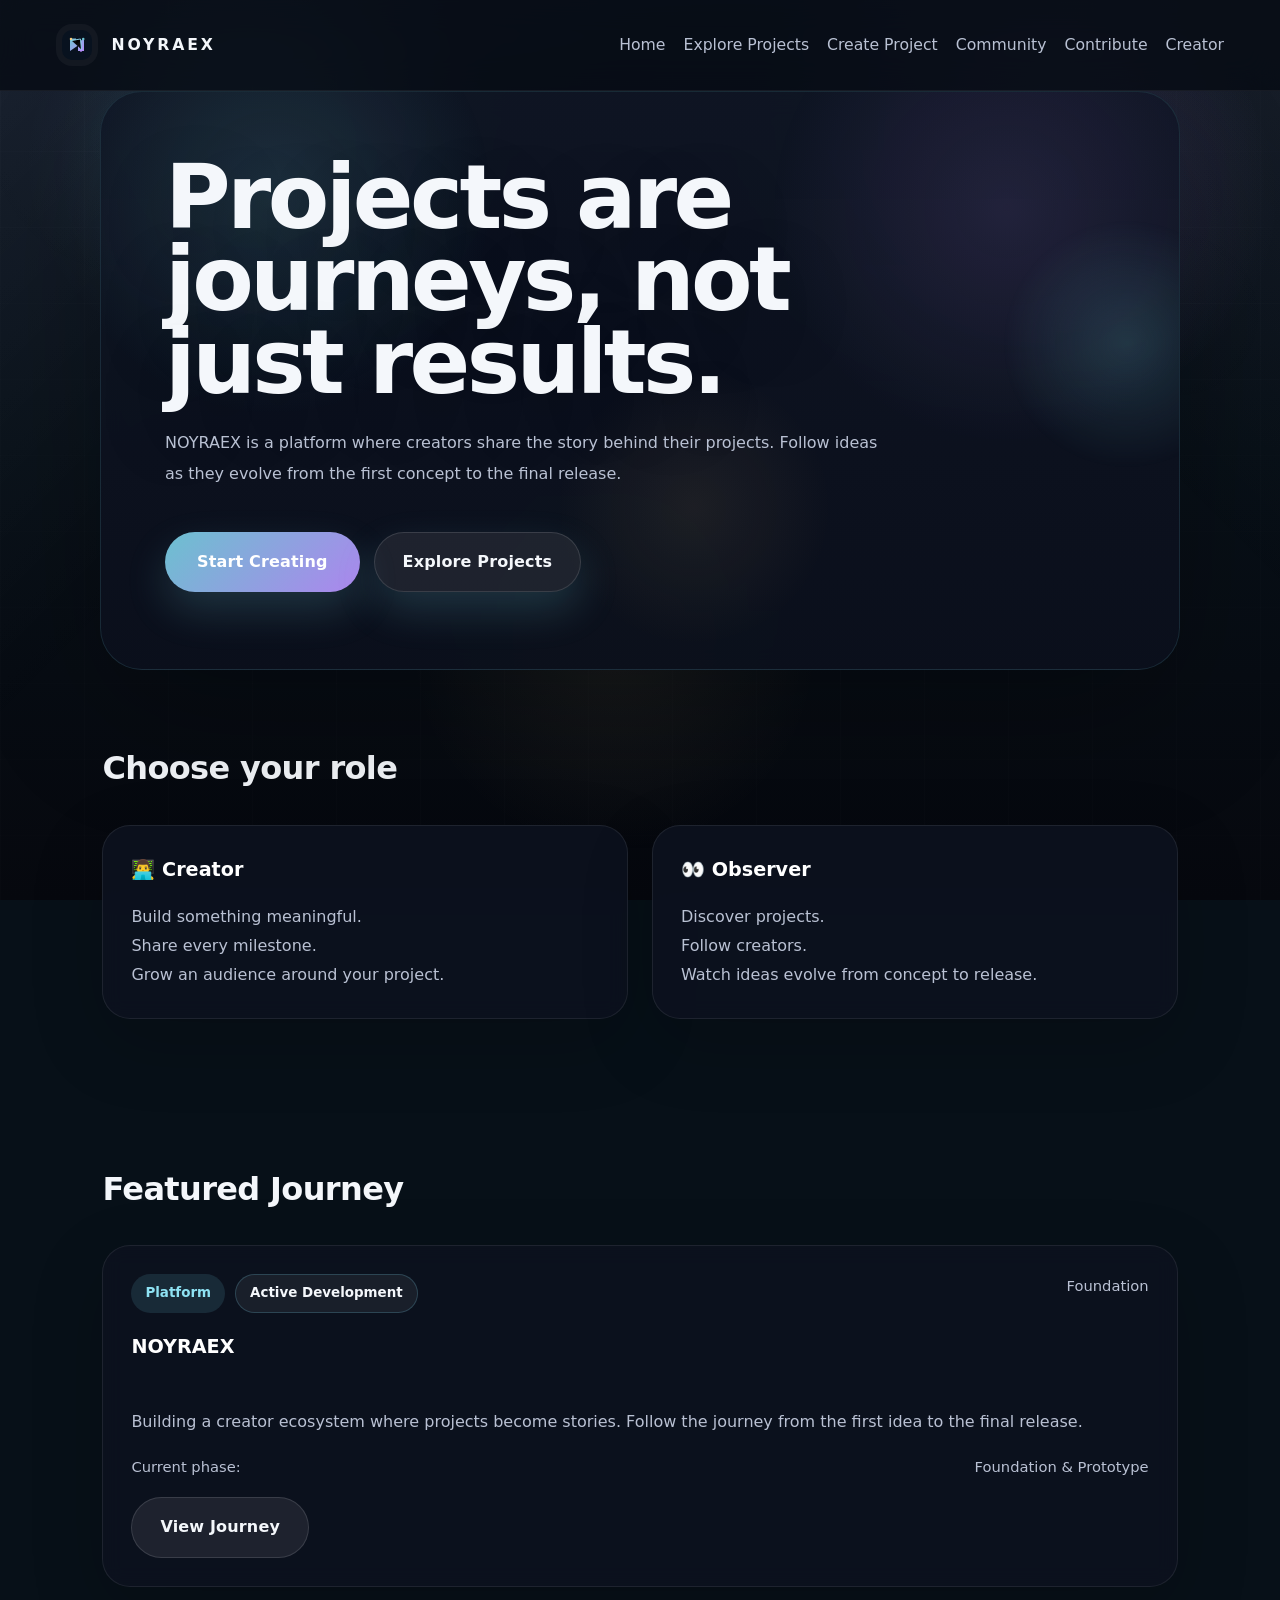
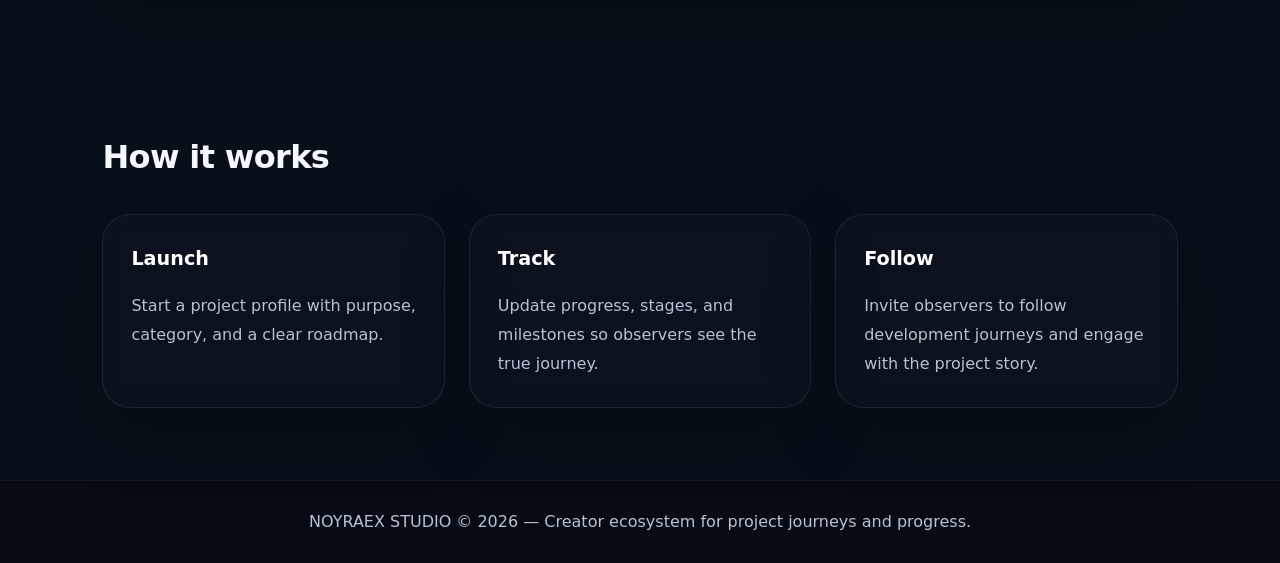
<file: index.html>
<!DOCTYPE html>
<html lang="en">

<head>
    <meta charset="UTF-8">
    <meta name="viewport" content="width=device-width, initial-scale=1.0">

    <title>NOYRAEX</title>
    <link rel="stylesheet" href="./style.css?v=0.1.1">
    <link rel="icon" href="./favicon.svg?v=0.1.1" type="image/svg+xml">
    <link rel="apple-touch-icon" href="./favicon.svg?v=0.1.1">
    
</head>

<body>

<header>
    <div class="logo">
        <img src="logo.svg?v=0.1.1" alt="NOYRAEX logo">
        <span>NOYRAEX</span>
    </div>

    <nav aria-label="Primary navigation">
        <a href="index.html">Home</a>
        <a href="projects.html">Explore Projects</a>
        <a href="create-project.html">Create Project</a>
        <a href="community.html">Community</a>
        <a href="contribute.html">Contribute</a>
        <a href="creator.html">Creator</a>
    </nav>
</header>

<main>

<section class="hero">

    <h1>Projects are journeys, not just results.</h1>

    <p>
        NOYRAEX is a platform where creators share the story behind their projects.
        Follow ideas as they evolve from the first concept to the final release.
    </p>

    <div class="buttons">
         <a class="button-link" href="create-project.html">
        Start Creating
    </a>

    <a class="button-link secondary" href="projects.html">
        Explore Projects
    </a>

    </div>

</section>

<section class="why-noyraex">

    <h2>Choose your role</h2>

    <div class="cards">

        <article class="card">

            <h3>👨‍💻 Creator</h3>

            <p>
                Build something meaningful.<br>
                Share every milestone.<br>
                Grow an audience around your project.
            </p>

        </article>

        <article class="card">

            <h3>👀 Observer</h3>

            <p>
                Discover projects.<br>
                Follow creators.<br>
                Watch ideas evolve from concept to release.
            </p>

        </article>

    </div>

</section>

<section class="projects">

    <h2>Featured Journey</h2>

    <div class="cards">

        <article class="card project-card">

            <div class="project-top">

                <div class="project-labels">
                    <span class="project-type">Platform</span>
                    <span class="project-status status-development">
                        Active Development
                    </span>
                </div>

                <span class="project-version">
                    Foundation
                </span>

            </div>


            <h3>NOYRAEX</h3>


            <p>
                Building a creator ecosystem where projects become stories.
                Follow the journey from the first idea to the final release.
            </p>


            <div class="project-progress-meta">
                <span>Current phase:</span>
                <span>Foundation & Prototype</span>
            </div>


            <div class="project-links">
                <a href="project-detail.html">
                    View Journey
                </a>
            </div>

        </article>

    </div>

</section>

<section class="how-it-works">
    <h2>How it works</h2>
    <div class="cards">
        <article class="card">
            <h3>Launch</h3>
            <p>Start a project profile with purpose, category, and a clear roadmap.</p>
        </article>
        <article class="card">
            <h3>Track</h3>
            <p>Update progress, stages, and milestones so observers see the true journey.</p>
        </article>
        <article class="card">
            <h3>Follow</h3>
            <p>Invite observers to follow development journeys and engage with the project story.</p>
        </article>
    </div>
</section>

</main>

<footer class="site-footer">
    <div class="footer-content">
        NOYRAEX STUDIO © 2026 — Creator ecosystem for project journeys and progress.
    </div>
</footer>

</body>
</html>
</file>
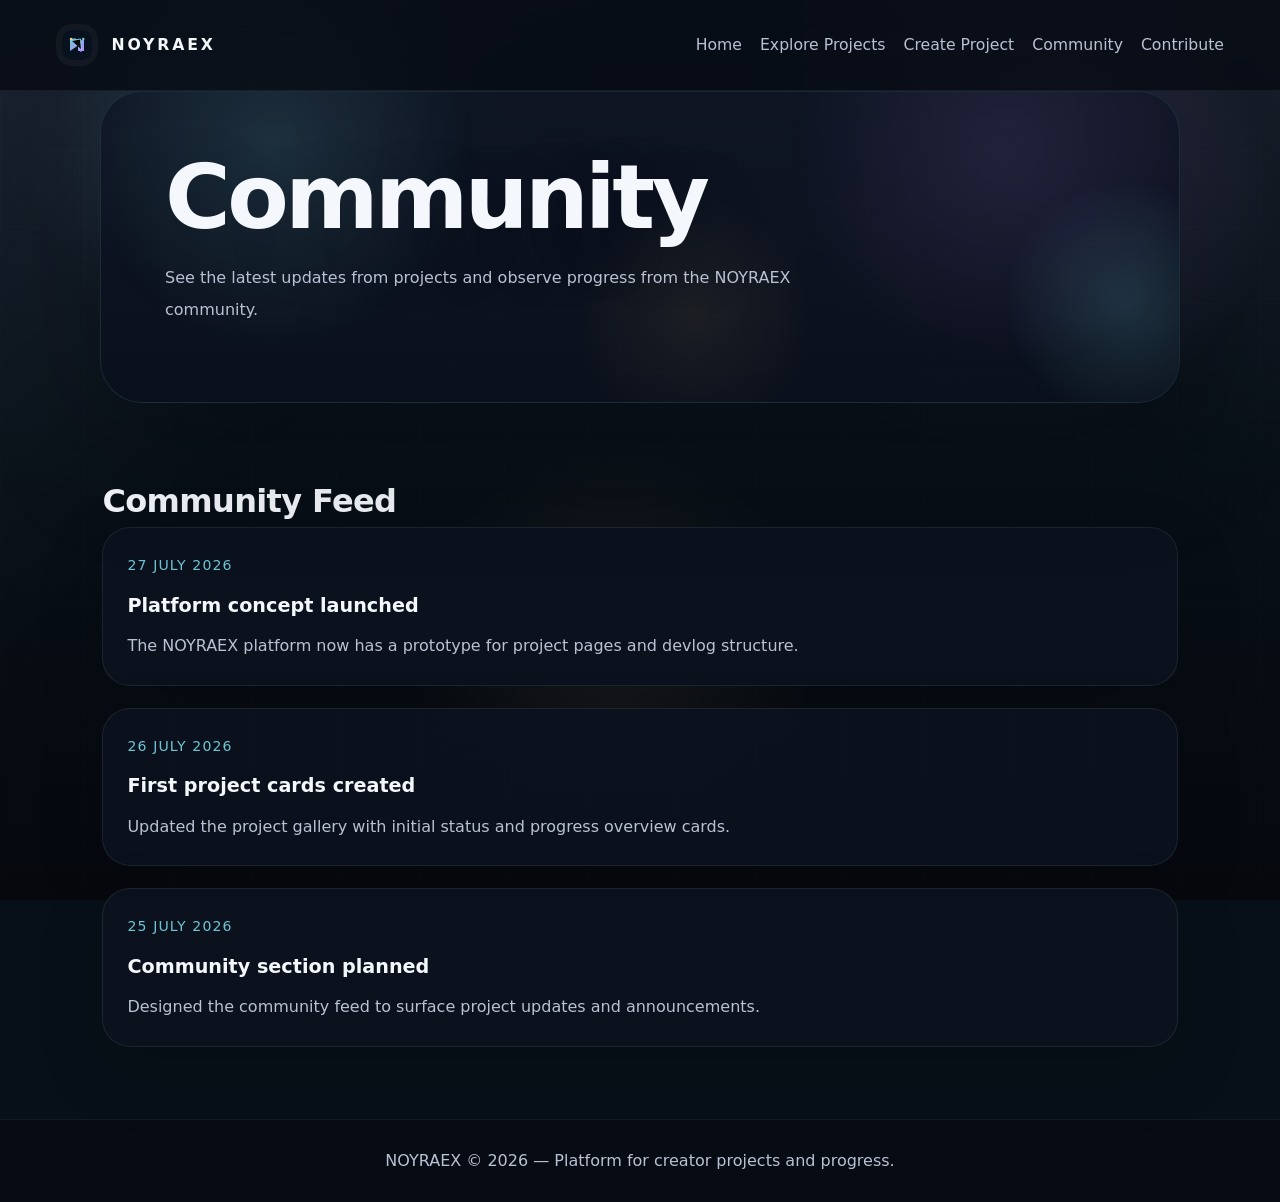
<file: community.html>
<!DOCTYPE html>
<html lang="en">

<head>
    <meta charset="UTF-8">
    <meta name="viewport" content="width=device-width, initial-scale=1.0">

    <title>Community — NOYRAEX</title>
    <link rel="stylesheet" href="./style.css">
    <link rel="icon" href="./favicon.svg" type="image/svg+xml">
    <link rel="apple-touch-icon" href="./favicon.svg">
</head>

<body>

<header>
    <div class="logo">
        <img src="logo.svg" alt="NOYRAEX logo">
        <span>NOYRAEX</span>
    </div>

    <nav aria-label="Primary navigation">
        <a href="index.html">Home</a>
        <a href="projects.html">Explore Projects</a>
        <a href="create-project.html">Create Project</a>
        <a href="community.html">Community</a>
        <a href="contribute.html">Contribute</a>
    </nav>
</header>

<main>

<section class="hero">

    <h1>Community</h1>

    <p>
        See the latest updates from projects and observe progress from the NOYRAEX community.
    </p>

</section>

<section class="devlog">
    <h2>Community Feed</h2>
    <div class="devlog-list">
        <article class="devlog-entry">
            <time datetime="2026-07-27">27 July 2026</time>
            <h3>Platform concept launched</h3>
            <p>The NOYRAEX platform now has a prototype for project pages and devlog structure.</p>
        </article>
        <article class="devlog-entry">
            <time datetime="2026-07-26">26 July 2026</time>
            <h3>First project cards created</h3>
            <p>Updated the project gallery with initial status and progress overview cards.</p>
        </article>
        <article class="devlog-entry">
            <time datetime="2026-07-25">25 July 2026</time>
            <h3>Community section planned</h3>
            <p>Designed the community feed to surface project updates and announcements.</p>
        </article>
    </div>
</section>

</main>

<footer class="site-footer">
    <div class="footer-content">
        NOYRAEX © 2026 — Platform for creator projects and progress.
    </div>
</footer>

</body>
</html>
</file>
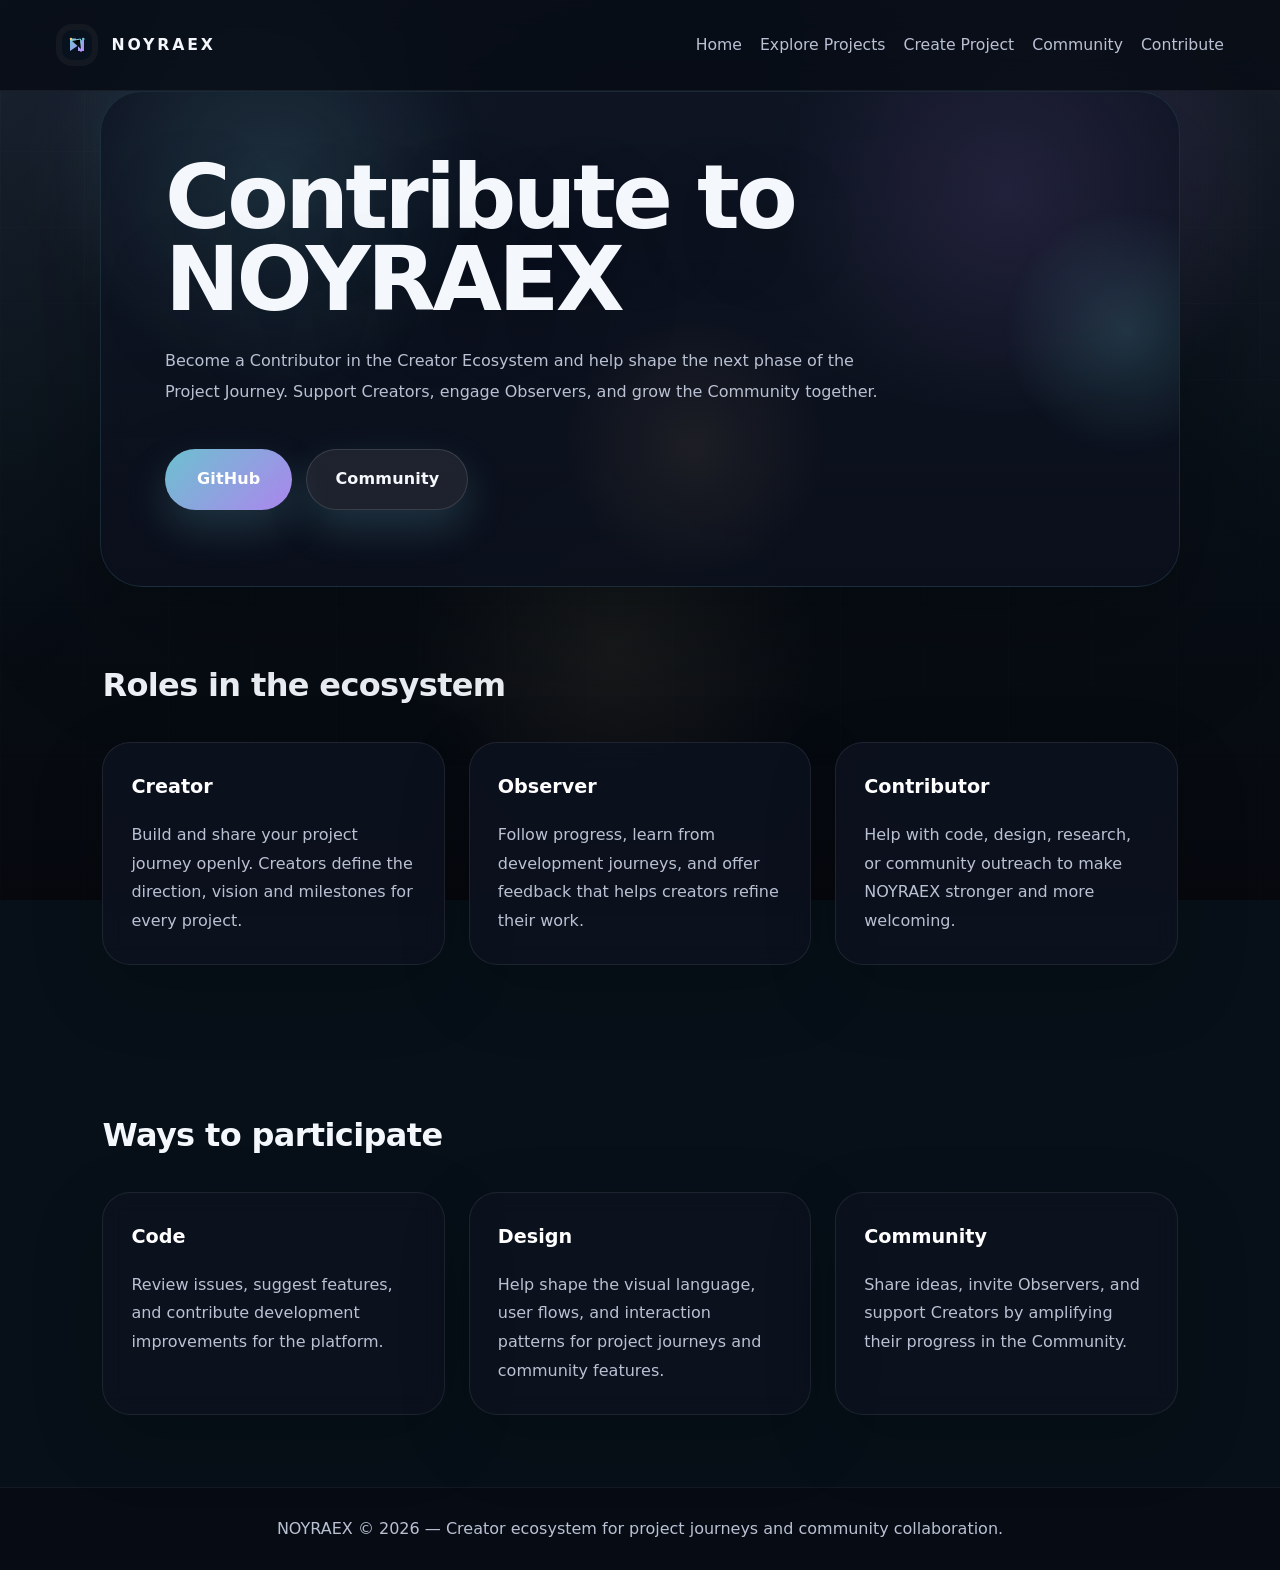
<file: contribute.html>
<!DOCTYPE html>
<html lang="en">

<head>
    <meta charset="UTF-8">
    <meta name="viewport" content="width=device-width, initial-scale=1.0">

    <title>Contribute — NOYRAEX</title>
    <link rel="stylesheet" href="./style.css">
    <link rel="icon" href="./favicon.svg" type="image/svg+xml">
    <link rel="apple-touch-icon" href="./favicon.svg">
</head>

<body>

<header>
    <div class="logo">
        <img src="logo.svg" alt="NOYRAEX logo">
        <span>NOYRAEX</span>
    </div>

    <nav aria-label="Primary navigation">
        <a href="index.html">Home</a>
        <a href="projects.html">Explore Projects</a>
        <a href="create-project.html">Create Project</a>
        <a href="community.html">Community</a>
        <a href="contribute.html">Contribute</a>
    </nav>
</header>

<main>

<section class="hero">
    <h1>Contribute to NOYRAEX</h1>
    <p>
        Become a Contributor in the Creator Ecosystem and help shape the next phase of the Project Journey.
        Support Creators, engage Observers, and grow the Community together.
    </p>
    <div class="buttons">
        <a class="button-link" href="https://github.com/noyraex" target="_blank" rel="noopener noreferrer">GitHub</a>
        <a class="button-link secondary" href="community.html">Community</a>
    </div>
</section>

<section class="why-noyraex">
    <h2>Roles in the ecosystem</h2>
    <div class="cards">
        <article class="card">
            <h3>Creator</h3>
            <p>
                Build and share your project journey openly. Creators define the direction, vision and milestones for
                every project.
            </p>
        </article>
        <article class="card">
            <h3>Observer</h3>
            <p>
                Follow progress, learn from development journeys, and offer feedback that helps creators refine their
                work.
            </p>
        </article>
        <article class="card">
            <h3>Contributor</h3>
            <p>
                Help with code, design, research, or community outreach to make NOYRAEX stronger and more welcoming.
            </p>
        </article>
    </div>
</section>

<section class="projects">
    <h2>Ways to participate</h2>
    <div class="cards">
        <article class="card">
            <h3>Code</h3>
            <p>
                Review issues, suggest features, and contribute development improvements for the platform.
            </p>
        </article>
        <article class="card">
            <h3>Design</h3>
            <p>
                Help shape the visual language, user flows, and interaction patterns for project journeys and
                community features.
            </p>
        </article>
        <article class="card">
            <h3>Community</h3>
            <p>
                Share ideas, invite Observers, and support Creators by amplifying their progress in the Community.
            </p>
        </article>
    </div>
</section>

</main>

<footer class="site-footer">
    <div class="footer-content">
        NOYRAEX © 2026 — Creator ecosystem for project journeys and community collaboration.
    </div>
</footer>

</body>
</html>
</file>
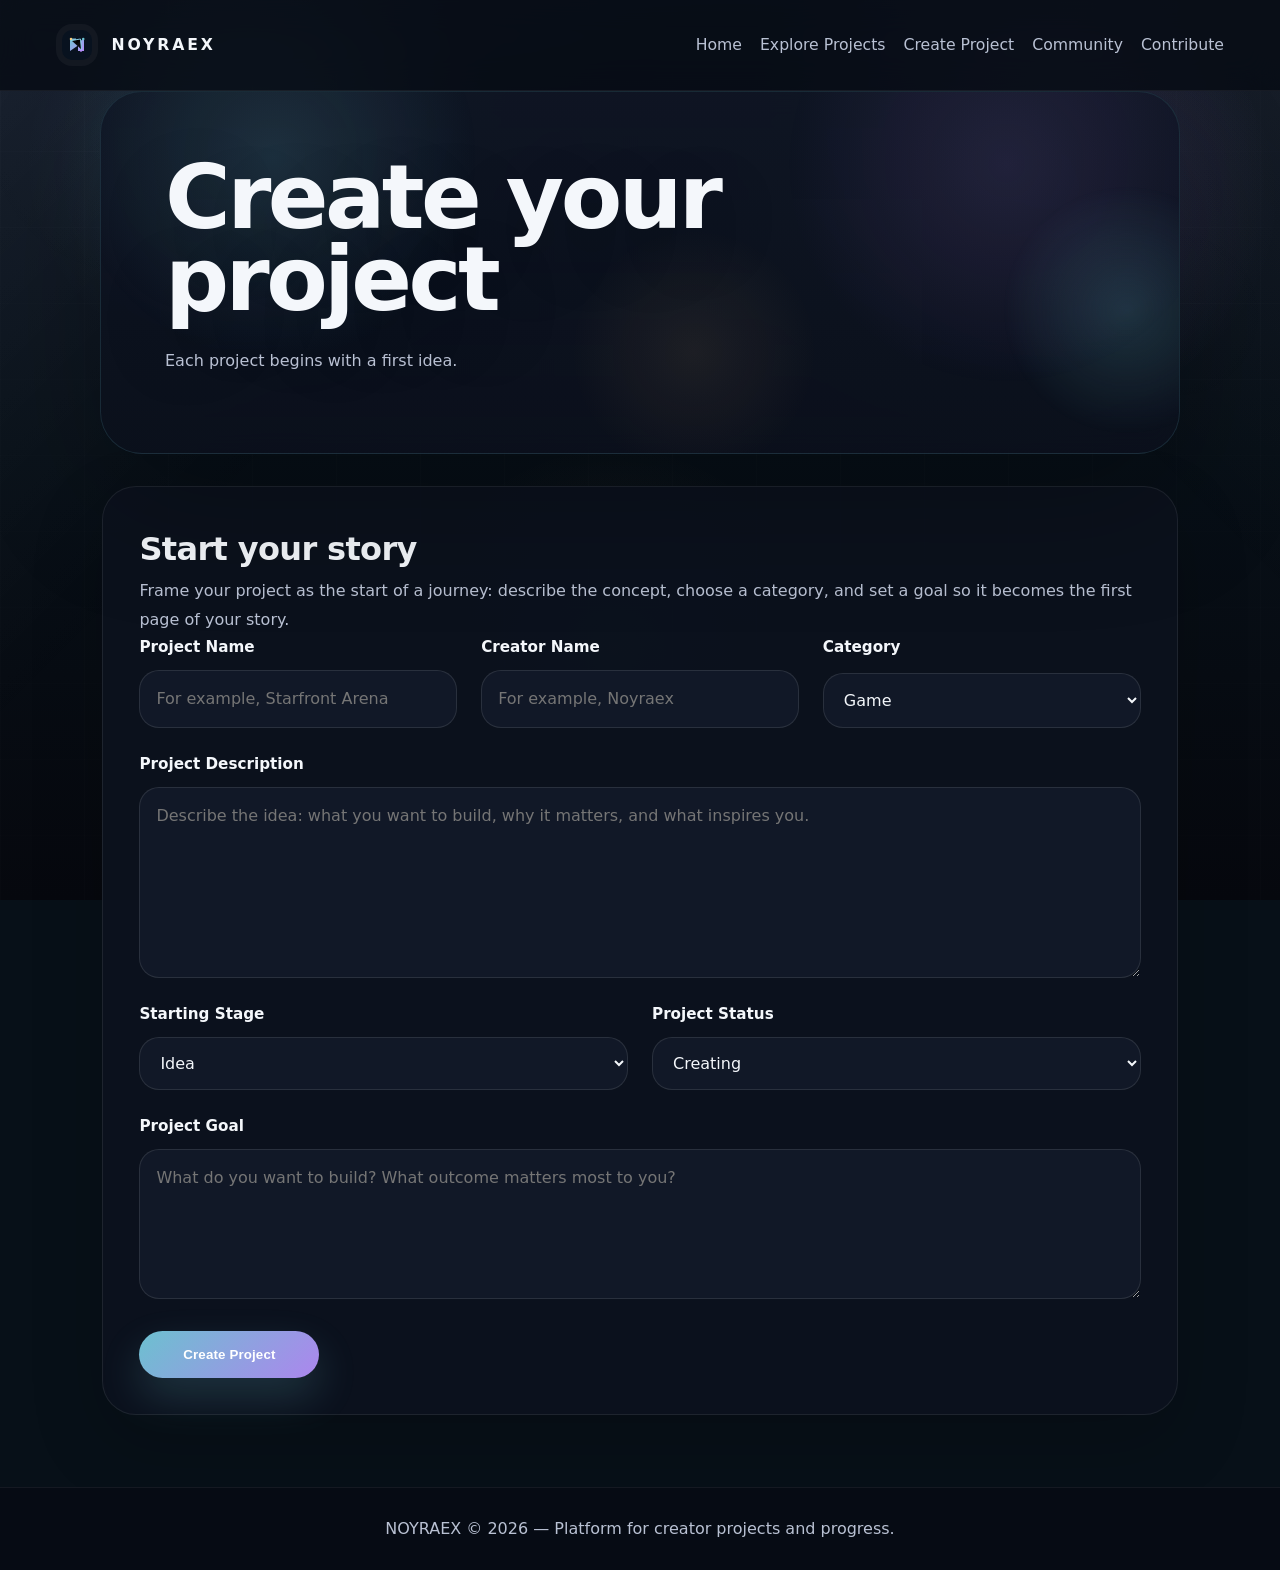
<file: create-project.html>
<!DOCTYPE html>
<html lang="en">

<head>
    <meta charset="UTF-8">
    <meta name="viewport" content="width=device-width, initial-scale=1.0">

    <title>Create Project — NOYRAEX</title>
    <link rel="stylesheet" href="./style.css">
    <link rel="icon" href="./favicon.svg" type="image/svg+xml">
    <link rel="apple-touch-icon" href="./favicon.svg">
</head>

<body>

<header>
    <div class="logo">
        <img src="logo.svg" alt="NOYRAEX logo">
        <span>NOYRAEX</span>
    </div>

    <nav aria-label="Primary navigation">
        <a href="index.html">Home</a>
        <a href="projects.html">Explore Projects</a>
        <a href="create-project.html">Create Project</a>
        <a href="community.html">Community</a>
        <a href="contribute.html">Contribute</a>
    </nav>
</header>

<main>

<section class="hero">
    <h1>Create your project</h1>
    <p>
        Each project begins with a first idea.
    </p>
</section>

<section class="project-about">
    <div class="project-about-card">
        <h2>Start your story</h2>
        <p>
            Frame your project as the start of a journey: describe the concept, choose a category, and set a goal so it becomes the first page of your story.
        </p>

        <form class="project-form">
            <div class="project-about-features">
                <div>
                    <label for="project-name"><strong>Project Name</strong></label>
                    <input id="project-name" name="project-name" type="text" placeholder="For example, Starfront Arena" />
                </div>
                <div>
                    <label for="project-creator"><strong>Creator Name</strong></label>
                    <input
                    id="project-creator"
                    name="project-creator"
                    type="text"
                    placeholder="For example, Noyraex"
                    />  
                </div>
                <div>
                    <label for="project-category"><strong>Category</strong></label>
                    <select id="project-category" name="project-category">
                        <option value="Game">Game</option>
                        <option value="App">App</option>
                        <option value="Website">Website</option>
                        <option value="Art">Art</option>
                        <option value="Music">Music</option>
                        <option value="3D">3D</option>
                        <option value="Article">Article</option>
                        <option value="Mod">Mod</option>
                        <option value="Other">Other</option>
                    </select>
                </div>
            </div>

            <div class="project-about-features" style="margin-top:24px;">
                <div style="grid-column: span 2;">
                    <label for="project-description"><strong>Project Description</strong></label>
                    <textarea id="project-description" name="project-description" rows="6" placeholder="Describe the idea: what you want to build, why it matters, and what inspires you."></textarea>
                </div>
            </div>

            <div class="project-about-features" style="margin-top:24px;">
                <div>
                    <label for="project-stage"><strong>Starting Stage</strong></label>
                    <select id="project-stage" name="project-stage">
                        <option value="idea">Idea</option>
                        <option value="prototype">Prototype</option>
                        <option value="development">Development</option>
                    </select>
                </div>
                <div>
                    <label for="project-status"><strong>Project Status</strong></label>
                    <select id="project-status" name="project-status">
                        <option value="creating">Creating</option>
                        <option value="paused">Paused</option>
                        <option value="released">Completed</option>
                        <option value="archived">Archived</option>
                    </select>
                </div>
            </div>
            <div class="project-about-features" style="margin-top:24px;">
                <div>
                    <label for="project-goal"><strong>Project Goal</strong></label>
                    <textarea id="project-goal" name="project-goal" rows="4" placeholder="What do you want to build? What outcome matters most to you?"></textarea>
                </div>
            </div>

            <div class="project-actions" style="margin-top:32px; gap:16px;">
                <button type="submit">Create Project</button>
            </div>
        </form>
    </div>
</section>

</main>

<footer class="site-footer">
    <div class="footer-content">
        NOYRAEX © 2026 — Platform for creator projects and progress.
    </div>
</footer>

<script src="./script.js"></script>
</body>
</html>
</file>
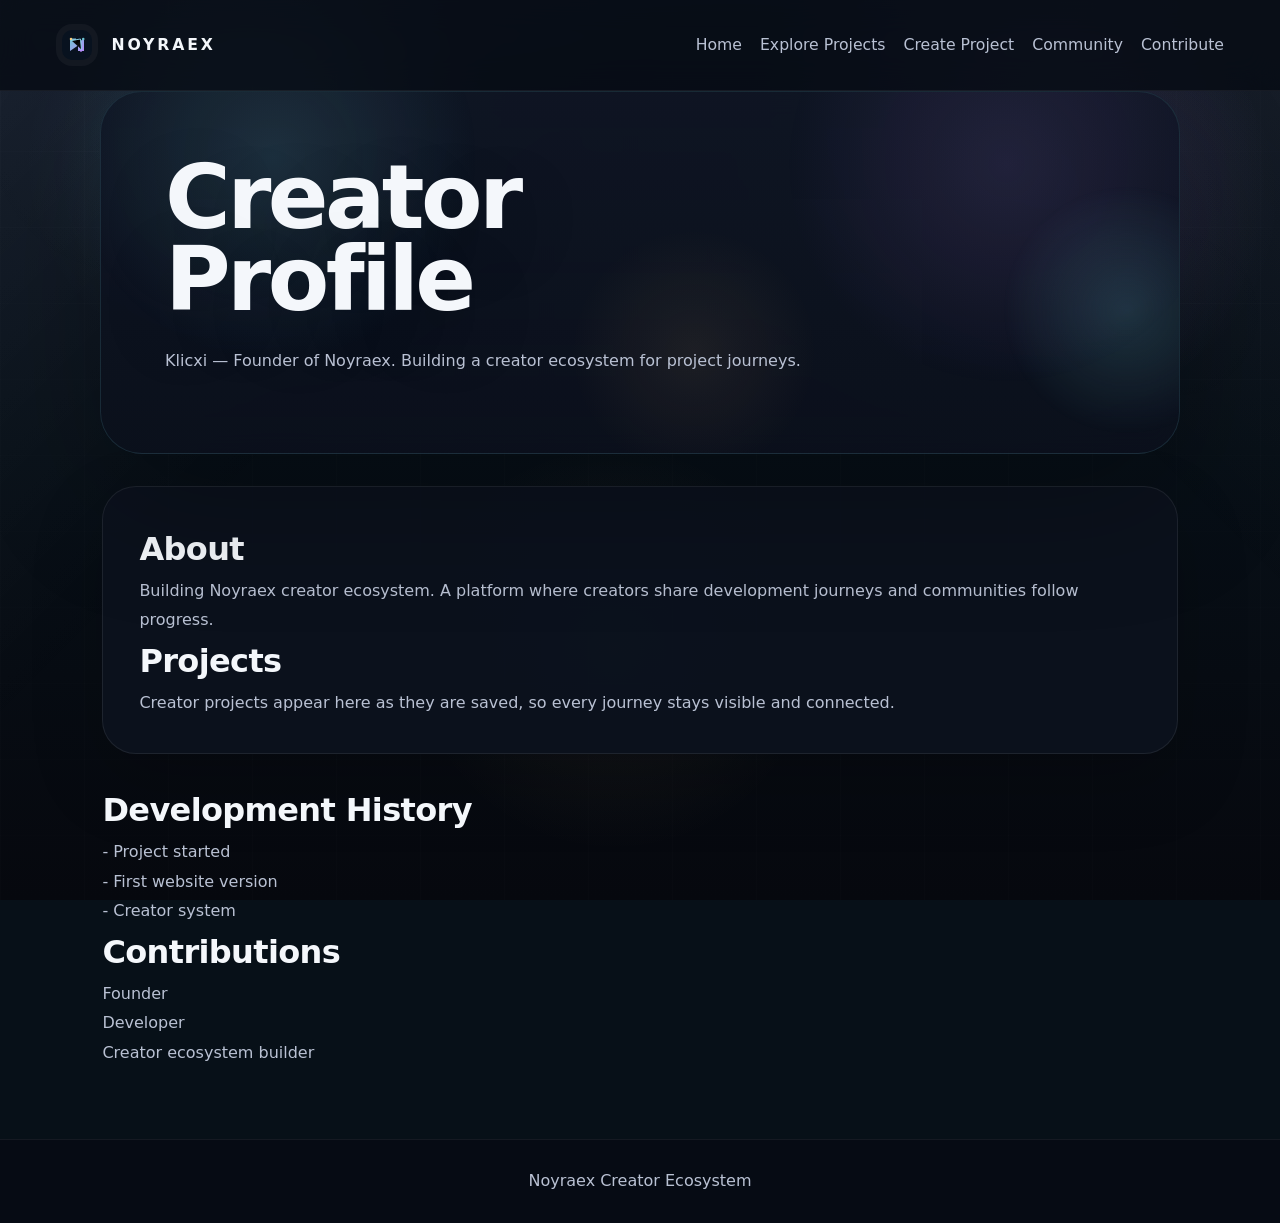
<file: creator.html>
<!DOCTYPE html>
<html lang="en">
<head>
    <meta charset="utf-8">
    <title>Creator Profile | Noyraex</title>
    <link rel="stylesheet" href="style.css">
</head>

<body>

<header>
    <div class="logo">
        <img src="logo.svg" alt="NOYRAEX logo">
        <span>NOYRAEX</span>
    </div>
    <nav>
        <a href="index.html">Home</a>
        <a href="projects.html">Explore Projects</a>
        <a href="create-project.html">Create Project</a>
        <a href="community.html">Community</a>
        <a href="contribute.html">Contribute</a>
    </nav>
</header>


<main>

<section class="hero">

    <h1>
        Creator <span>Profile</span>
    </h1>

    <p>
        Klicxi — Founder of Noyraex.
        Building a creator ecosystem for project journeys.
    </p>

</section>


<section class="project-about">

<div class="project-about-card">

<h2>About</h2>

<p>
Building Noyraex creator ecosystem.
A platform where creators share development journeys
and communities follow progress.
</p>


<h2>Projects</h2>

<p>
Creator projects appear here as they are saved, so every journey stays visible and connected.
</p>

</div>

<div class="cards saved-projects"></div>

<h2>Development History</h2>

<p>
- Project started<br>
- First website version<br>
- Creator system
</p>


<h2>Contributions</h2>

<p>
Founder<br>
Developer<br>
Creator ecosystem builder
</p>

</section>

</main>


<footer class="site-footer">
    Noyraex Creator Ecosystem
</footer>

<script src="./script.js"></script>
</body>
</html>
</file>
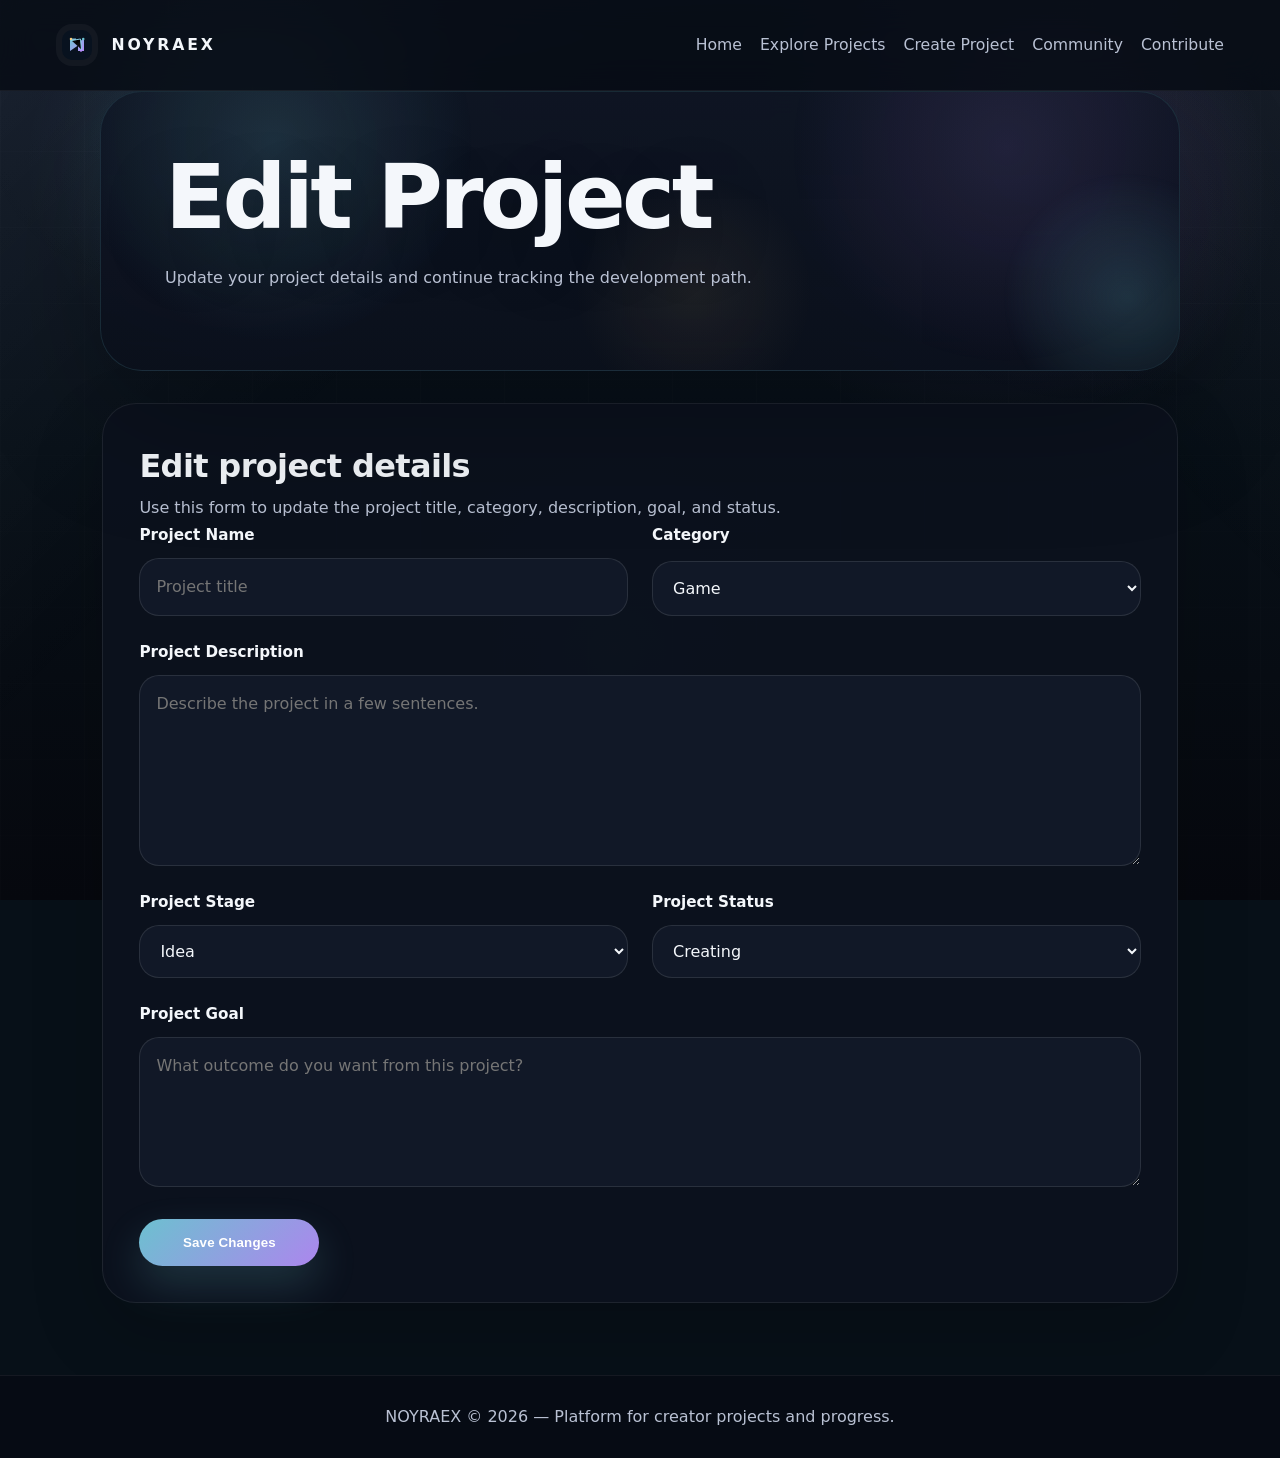
<file: edit-project.html>
<!DOCTYPE html>
<html lang="en">

<head>
    <meta charset="UTF-8">
    <meta name="viewport" content="width=device-width, initial-scale=1.0">

    <title>Edit Project — NOYRAEX</title>
    <link rel="stylesheet" href="./style.css">
    <link rel="icon" href="./favicon.svg" type="image/svg+xml">
    <link rel="apple-touch-icon" href="./favicon.svg">
</head>

<body>

<header>
    <div class="logo">
        <img src="logo.svg" alt="NOYRAEX logo">
        <span>NOYRAEX</span>
    </div>

    <nav aria-label="Primary navigation">
        <a href="index.html">Home</a>
        <a href="projects.html">Explore Projects</a>
        <a href="create-project.html">Create Project</a>
        <a href="community.html">Community</a>
        <a href="contribute.html">Contribute</a>
    </nav>
</header>

<main>

<section class="hero">
    <h1>Edit Project</h1>
    <p>
        Update your project details and continue tracking the development path.
    </p>
</section>

<section class="project-about">
    <div class="project-about-card">
        <h2>Edit project details</h2>
        <p>
            Use this form to update the project title, category, description, goal, and status.
        </p>

        <form class="project-form" id="edit-project-form">
            <div class="project-about-features">
                <div>
                    <label for="project-name"><strong>Project Name</strong></label>
                    <input id="project-name" name="project-name" type="text" placeholder="Project title" />
                </div>
                <div>
                    <label for="project-category"><strong>Category</strong></label>
                    <select id="project-category" name="project-category">
                        <option value="Game">Game</option>
                        <option value="App">App</option>
                        <option value="Website">Website</option>
                        <option value="Art">Art</option>
                        <option value="Music">Music</option>
                        <option value="3D">3D</option>
                        <option value="Article">Article</option>
                        <option value="Mod">Mod</option>
                        <option value="Other">Other</option>
                    </select>
                </div>
            </div>

            <div class="project-about-features" style="margin-top:24px;">
                <div style="grid-column: span 2;">
                    <label for="project-description"><strong>Project Description</strong></label>
                    <textarea id="project-description" name="project-description" rows="6" placeholder="Describe the project in a few sentences."></textarea>
                </div>
            </div>

            <div class="project-about-features" style="margin-top:24px;">
                <div>
                    <label for="project-stage"><strong>Project Stage</strong></label>
                    <select id="project-stage" name="project-stage">
                        <option value="idea">Idea</option>
                        <option value="prototype">Prototype</option>
                        <option value="development">Development</option>
                    </select>
                </div>
                <div>
                    <label for="project-status"><strong>Project Status</strong></label>
                    <select id="project-status" name="project-status">
                        <option value="creating">Creating</option>
                        <option value="paused">Paused</option>
                        <option value="released">Completed</option>
                        <option value="archived">Archived</option>
                    </select>
                </div>
            </div>
            <div class="project-about-features" style="margin-top:24px;">
                <div>
                    <label for="project-goal"><strong>Project Goal</strong></label>
                    <textarea id="project-goal" name="project-goal" rows="4" placeholder="What outcome do you want from this project?"></textarea>
                </div>
            </div>

            <div class="project-actions" style="margin-top:32px; gap:16px;">
                <button type="submit">Save Changes</button>
            </div>
        </form>
    </div>
</section>

</main>

<footer class="site-footer">
    <div class="footer-content">
        NOYRAEX © 2026 — Platform for creator projects and progress.
    </div>
</footer>

<script src="./script.js"></script>
</body>
</html>
</file>
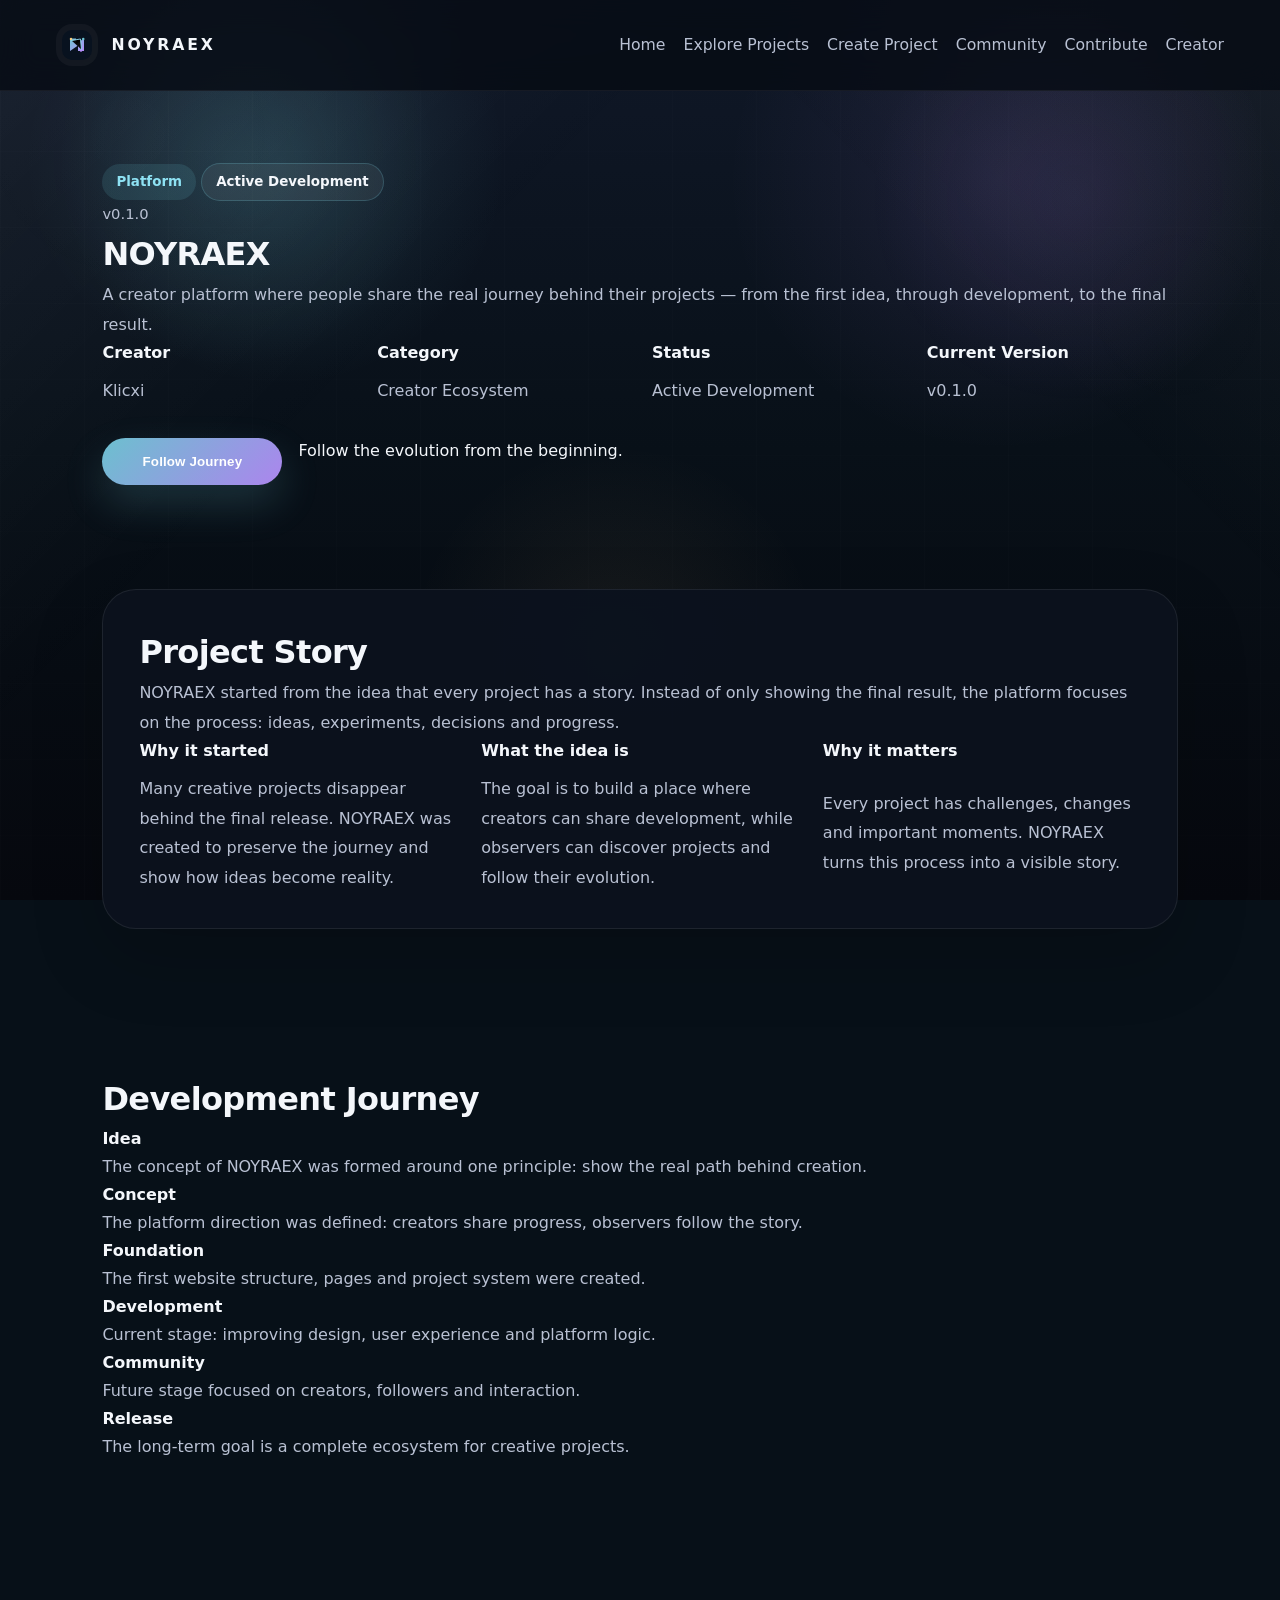
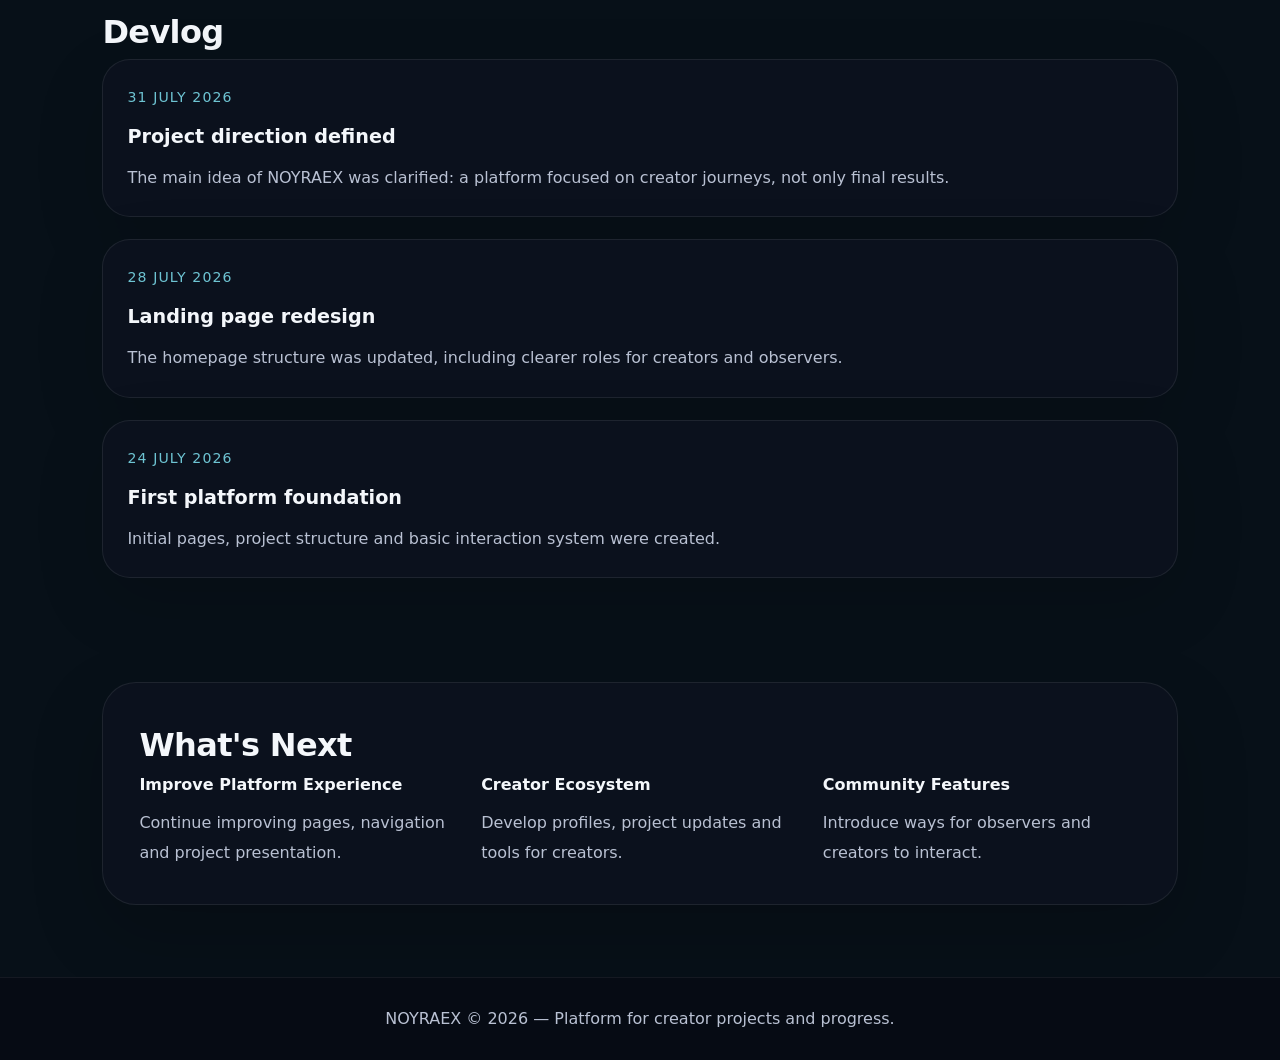
<file: project-detail.html>
<!DOCTYPE html>
<html lang="en">

<head>
    <meta charset="UTF-8">
    <meta name="viewport" content="width=device-width, initial-scale=1.0">

    <title>Project Detail — NOYRAEX</title>

    <link rel="stylesheet" href="./style.css">
    <link rel="icon" href="./favicon.svg" type="image/svg+xml">
    <link rel="apple-touch-icon" href="./favicon.svg">
</head>

<body>

<header>
    <div class="logo">
        <img src="logo.svg" alt="NOYRAEX logo">
        <span>NOYRAEX</span>
    </div>

    <nav aria-label="Primary navigation">
        <a href="index.html">Home</a>
        <a href="projects.html">Explore Projects</a>
        <a href="create-project.html">Create Project</a>
        <a href="community.html">Community</a>
        <a href="contribute.html">Contribute</a>
        <a href="creator.html">Creator</a>
    </nav>
</header>


<main>


<section class="project-overview">

    <div class="project-overview-card">

        <div class="project-overview-top">

            <div class="project-overview-labels">
                <span class="project-type">Platform</span>
                <span class="project-status status-development">
                    Active Development
                </span>
            </div>

            <span class="project-version">
                v0.1.0
            </span>

        </div>


        <h2>NOYRAEX</h2>


        <p>
            A creator platform where people share the real journey behind their projects —
            from the first idea, through development, to the final result.
        </p>


        <div class="project-about-features">

            <div>
                <strong>Creator</strong>
                <p>Klicxi</p>
            </div>


            <div>
                <strong>Category</strong>
                <p>Creator Ecosystem</p>
            </div>


            <div>
                <strong>Status</strong>
                <p>Active Development</p>
            </div>


            <div>
                <strong>Current Version</strong>
                <p>v0.1.0</p>
            </div>

        </div>


        <div class="project-actions">

            <button id="follow-project-button" type="button">
                Follow Journey
            </button>


            <span id="follow-project-state">
                Follow the evolution from the beginning.
            </span>

        </div>


    </div>

</section>



<section class="project-about">

    <div class="project-about-card">

        <h2>Project Story</h2>


        <p>
            NOYRAEX started from the idea that every project has a story.
            Instead of only showing the final result, the platform focuses on the process:
            ideas, experiments, decisions and progress.
        </p>


        <div class="project-about-features">


            <div>
                <strong>Why it started</strong>

                <p>
                    Many creative projects disappear behind the final release.
                    NOYRAEX was created to preserve the journey and show how ideas become reality.
                </p>
            </div>



            <div>
                <strong>What the idea is</strong>

                <p>
                    The goal is to build a place where creators can share development,
                    while observers can discover projects and follow their evolution.
                </p>
            </div>



            <div>
                <strong>Why it matters</strong>

                <p>
                    Every project has challenges, changes and important moments.
                    NOYRAEX turns this process into a visible story.
                </p>
            </div>


        </div>


    </div>

</section>




<section class="project-focus">

    <div class="project-focus-card">


        <h2>Development Journey</h2>


        <div class="focus-items">


            <div class="focus-item">

                <strong>Idea</strong>

                <p>
                    The concept of NOYRAEX was formed around one principle:
                    show the real path behind creation.
                </p>

            </div>



            <div class="focus-item">

                <strong>Concept</strong>

                <p>
                    The platform direction was defined:
                    creators share progress, observers follow the story.
                </p>

            </div>



            <div class="focus-item">

                <strong>Foundation</strong>

                <p>
                    The first website structure, pages and project system
                    were created.
                </p>

            </div>



            <div class="focus-item">

                <strong>Development</strong>

                <p>
                    Current stage: improving design, user experience
                    and platform logic.
                </p>

            </div>



            <div class="focus-item">

                <strong>Community</strong>

                <p>
                    Future stage focused on creators, followers
                    and interaction.
                </p>

            </div>



            <div class="focus-item">

                <strong>Release</strong>

                <p>
                    The long-term goal is a complete ecosystem
                    for creative projects.
                </p>

            </div>


        </div>


    </div>

</section>





<section class="devlog">


<h2>Devlog</h2>


<div class="devlog-list">



<article class="devlog-entry">

    <time datetime="2026-07-31">
        31 July 2026
    </time>

    <h3>
        Project direction defined
    </h3>

    <p>
        The main idea of NOYRAEX was clarified:
        a platform focused on creator journeys,
        not only final results.
    </p>

</article>



<article class="devlog-entry">

    <time datetime="2026-07-28">
        28 July 2026
    </time>

    <h3>
        Landing page redesign
    </h3>

    <p>
        The homepage structure was updated,
        including clearer roles for creators and observers.
    </p>

</article>




<article class="devlog-entry">

    <time datetime="2026-07-24">
        24 July 2026
    </time>

    <h3>
        First platform foundation
    </h3>

    <p>
        Initial pages, project structure and basic interaction
        system were created.
    </p>

</article>



</div>


</section>






<section class="project-about">


<div class="project-about-card">


<h2>What's Next</h2>


<div class="project-about-features">


<div>

<strong>
Improve Platform Experience
</strong>

<p>
Continue improving pages, navigation and project presentation.
</p>

</div>



<div>

<strong>
Creator Ecosystem
</strong>

<p>
Develop profiles, project updates and tools for creators.
</p>

</div>



<div>

<strong>
Community Features
</strong>

<p>
Introduce ways for observers and creators to interact.
</p>

</div>


</div>


</div>


</section>



</main>




<footer class="site-footer">

<div class="footer-content">

NOYRAEX © 2026 — Platform for creator projects and progress.

</div>

</footer>



<script src="./script.js"></script>


</body>

</html>
</file>
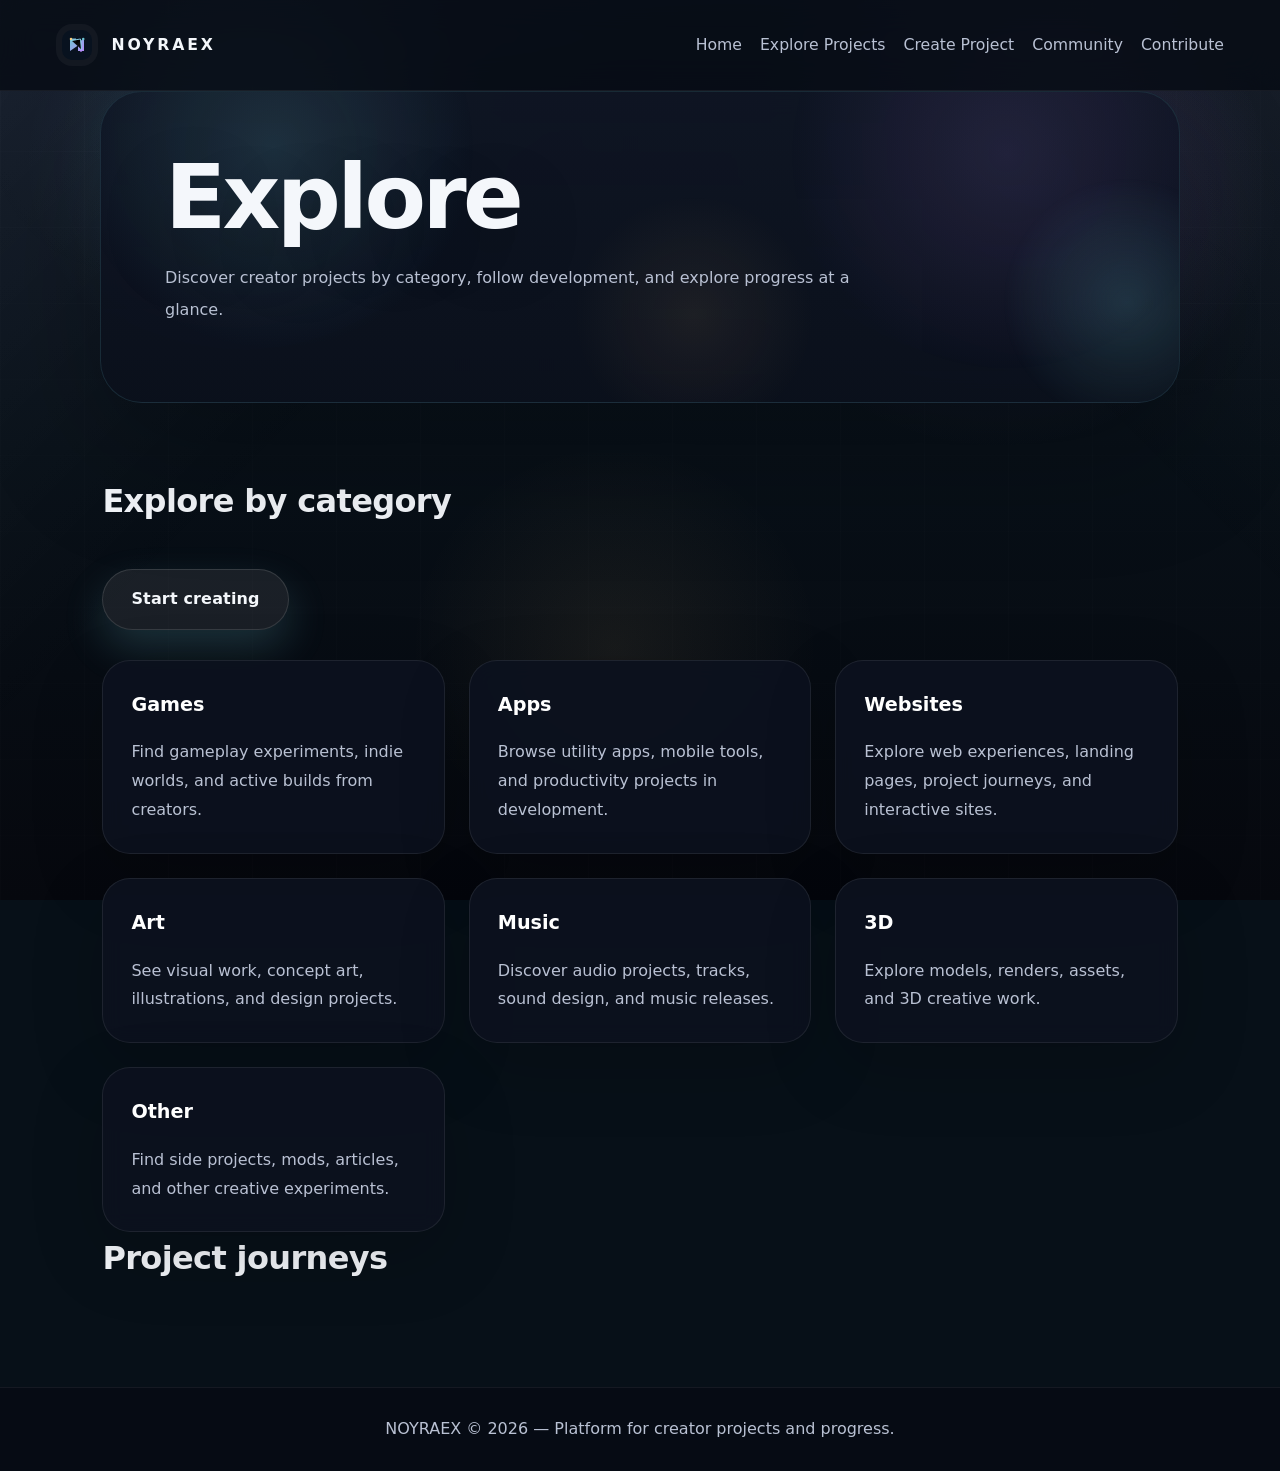
<file: projects.html>
<!DOCTYPE html>
<html lang="en">

<head>
    <meta charset="UTF-8">
    <meta name="viewport" content="width=device-width, initial-scale=1.0">

    <title>Explore — NOYRAEX</title>
    <link rel="stylesheet" href="./style.css">
    <link rel="icon" href="./favicon.svg" type="image/svg+xml">
    <link rel="apple-touch-icon" href="./favicon.svg">
</head>

<body>

<header>
    <div class="logo">
        <img src="logo.svg" alt="NOYRAEX logo">
        <span>NOYRAEX</span>
    </div>

    <nav aria-label="Primary navigation">
        <a href="index.html">Home</a>
        <a href="projects.html">Explore Projects</a>
        <a href="create-project.html">Create Project</a>
        <a href="community.html">Community</a>
        <a href="contribute.html">Contribute</a>
    </nav>
</header>

<main>

<section class="hero">

    <h1>Explore</h1>

    <p>
        Discover creator projects by category, follow development, and explore progress at a glance.
    </p>

</section>

<section class="projects">

    <h2>Explore by category</h2>
    <div class="buttons">
        <a class="button-link secondary" href="create-project.html">Start creating</a>
    </div>

    <div class="cards">
        <article class="card">
            <h3>Games</h3>
            <p>Find gameplay experiments, indie worlds, and active builds from creators.</p>
        </article>
        <article class="card">
            <h3>Apps</h3>
            <p>Browse utility apps, mobile tools, and productivity projects in development.</p>
        </article>
        <article class="card">
            <h3>Websites</h3>
            <p>Explore web experiences, landing pages, project journeys, and interactive sites.</p>
        </article>
        <article class="card">
            <h3>Art</h3>
            <p>See visual work, concept art, illustrations, and design projects.</p>
        </article>
        <article class="card">
            <h3>Music</h3>
            <p>Discover audio projects, tracks, sound design, and music releases.</p>
        </article>
        <article class="card">
            <h3>3D</h3>
            <p>Explore models, renders, assets, and 3D creative work.</p>
        </article>
        <article class="card">
            <h3>Other</h3>
            <p>Find side projects, mods, articles, and other creative experiments.</p>
        </article>
    </div>

<h2>Project journeys</h2>

    <div class="cards saved-projects"></div>

</section>

</main>

<footer class="site-footer">
    <div class="footer-content">
        NOYRAEX © 2026 — Platform for creator projects and progress.
    </div>
</footer>

<script src="./script.js"></script>
</body>
</html>
</file>
<file: style.css>
:root {
    --bg: #071018;
    --bg-surface: rgba(12,17,29,0.96);
    --surface: rgba(14,20,34,0.95);
    --surface-2: rgba(20,27,44,0.92);
    --panel: #0d1728;
    --text: #f4f7fb;
    --muted: #b9c1d3;
    --accent: #6ec4d3;
    --accent-2: #b58cf9;
    --accent-alt: #f5cc7f;
    --border: rgba(110,196,211,0.16);
    --shadow: rgba(0,0,0,0.28);
    --radius: 28px;
    --max-width: 1140px;
}

* {
    margin: 0;
    padding: 0;
    box-sizing: border-box;
}

html {
    scroll-behavior: smooth;
}

body {
    position: relative;
    min-height: 100vh;
    background-color: var(--bg);
    color: var(--text);
    font-family: Inter, system-ui, -apple-system, BlinkMacSystemFont, "Segoe UI", sans-serif;
    line-height: 1.65;
    text-rendering: optimizeLegibility;
    overflow-x: hidden;
    background-image:
        radial-gradient(circle at 22% 18%, rgba(110,196,211,0.14), transparent 18%),
        radial-gradient(circle at 78% 20%, rgba(181,140,249,0.10), transparent 22%),
        radial-gradient(circle at 48% 72%, rgba(245,204,127,0.07), transparent 22%),
        linear-gradient(180deg, #101828 0%, #081018 50%, #06080e 100%);
    background-attachment: fixed;
    background-size: cover;
}

body::before,
body::after {
    content: '';
    position: fixed;
    inset: 0;
    pointer-events: none;
    z-index: -1;
}

body::before {
    background-image:
        radial-gradient(circle at 18% 18%, rgba(110,196,211,0.10), transparent 16%),
        radial-gradient(circle at 84% 22%, rgba(181,140,249,0.08), transparent 16%),
        linear-gradient(135deg, rgba(255,255,255,0.05), transparent 34%),
        linear-gradient(-135deg, rgba(245,204,127,0.04), transparent 28%);
}

body::after {
    background-image:
        radial-gradient(circle at 10% 15%, rgba(255,255,255,0.04), transparent 18%),
        radial-gradient(circle at 92% 35%, rgba(255,255,255,0.03), transparent 14%),
        repeating-linear-gradient(90deg, rgba(255,255,255,0.05) 0px, rgba(255,255,255,0.05) 1px, transparent 1px, transparent 84px),
        repeating-linear-gradient(0deg, rgba(255,255,255,0.04) 0px, rgba(255,255,255,0.04) 1px, transparent 1px, transparent 76px);
    opacity: 0.24;
    background-size: auto, auto, 84px 84px, 76px 76px;
}

::selection {
    background: rgba(110,196,211,0.24);
    color: var(--text);
}

h1 {
    font-size: clamp(3.8rem, 7vw, 5.6rem);
    line-height: 0.92;
    letter-spacing: -0.04em;
}

h2 {
    font-size: clamp(2rem, 2.2vw, 2.4rem);
    font-weight: 700;
    letter-spacing: -0.02em;
}

h3 {
    font-size: 1.2rem;
    margin-bottom: 10px;
}

p {
    color: var(--muted);
    font-size: 1rem;
    line-height: 1.85;
}

section {
    padding: 72px 8%;
}

main {
    min-height: 100vh;
}

header {
    position: sticky;
    top: 0;
    z-index: 30;
    display: flex;
    justify-content: space-between;
    align-items: center;
    gap: 18px;
    padding: 24px clamp(2rem, 8%, 3.5rem);
    background: rgba(7, 12, 20, 0.82);
    border-bottom: 1px solid rgba(255, 255, 255, 0.06);
    backdrop-filter: blur(16px);
}

.logo {
    display: inline-flex;
    align-items: center;
    gap: 0.85rem;
    font-size: 0.98rem;
    font-weight: 700;
    letter-spacing: 0.18em;
    text-transform: uppercase;
    color: var(--text);
}

.logo img {
    width: 42px;
    height: 42px;
    display: block;
    border-radius: 16px;
    background: rgba(255,255,255,0.04);
    padding: 6px;
}

nav {
    display: flex;
    flex-wrap: wrap;
    gap: 18px;
    align-items: center;
}

nav a {
    color: var(--muted);
    text-decoration: none;
    font-size: 0.98rem;
    transition: color 0.18s ease, transform 0.18s ease;
}

nav a:hover,
nav a:focus-visible {
    color: var(--text);
    transform: translateY(-1px);
    outline: none;
}

.hero {
    margin-top: 14px;
    position: relative;
    margin: 0 auto;
    padding: clamp(3.5rem, 5vw, 5.8rem) 4rem clamp(4.5rem, 6vw, 6rem);
    max-width: 1080px;
    overflow: hidden;
    border-radius: 42px;
    background: linear-gradient(180deg, rgba(15, 21, 35, 0.96), rgba(11, 16, 28, 0.94));
    border: 1px solid rgba(110, 196, 211, 0.14);
    box-shadow: 0 48px 130px rgba(0, 0, 0, 0.24);
    backdrop-filter: blur(12px);
}

.hero::before {
    content: '';
    position: absolute;
    inset: 0;
    background: radial-gradient(circle at 16% 18%, rgba(110,196,211,0.16), transparent 22%),
                radial-gradient(circle at 84% 20%, rgba(181,140,249,0.12), transparent 24%),
                radial-gradient(circle at 55% 72%, rgba(245,204,127,0.08), transparent 20%);
    pointer-events: none;
    opacity: 0.95;
}

.hero::after {
    content: '';
    position: absolute;
    top: 16%;
    right: -10%;
    width: 320px;
    height: 320px;
    border-radius: 50%;
    background: radial-gradient(circle, rgba(110,196,211,0.18), transparent 55%);
    filter: blur(1px);
    pointer-events: none;
}

.hero h1 {
    position: relative;
    max-width: 11ch;
    margin-bottom: 24px;
    text-shadow: 0 24px 70px rgba(0,0,0,0.22);
}

.hero p {
    position: relative;
    max-width: 720px;
    color: var(--muted);
    font-size: clamp(1rem, 1.03vw, 1.1rem);
    line-height: 1.95;
    margin-top: 1.4rem;
}

.hero-pill-grid {
    position: relative;
    display: flex;
    flex-wrap: wrap;
    gap: 12px;
    margin-top: 32px;
    max-width: 720px;
}

.hero-pill-grid span {
    display: inline-flex;
    align-items: center;
    justify-content: center;
    padding: 10px 16px;
    border-radius: 999px;
    background: rgba(255,255,255,0.06);
    color: var(--muted);
    font-size: 0.92rem;
    letter-spacing: 0.02em;
}

.buttons {
    position: relative;
    margin-top: 42px;
    display: flex;
    flex-wrap: wrap;
    gap: 14px;
}

.button-link,
.button-link.secondary,
.project-links a,
.project-actions button {
    display: inline-flex;
    align-items: center;
    justify-content: center;
    border-radius: 999px;
    text-decoration: none;
    font-weight: 700;
    letter-spacing: 0.01em;
    transition: transform 0.22s ease, background-color 0.22s ease, box-shadow 0.22s ease, color 0.22s ease;
}

.button-link,
.project-actions button {
    padding: 16px 32px;
    background: linear-gradient(135deg, rgba(110,196,211,0.98), rgba(181,140,249,0.95));
    color: #ffffff;
    box-shadow: 0 18px 42px rgba(110,196,211,0.20);
    border: none;
    cursor: pointer;
}

.button-link.secondary,
.project-links a {
    padding: 16px 28px;
    background: rgba(255,255,255,0.08);
    border: 1px solid rgba(255,255,255,0.12);
    color: var(--text);
}

.button-link:hover,
.button-link:focus-visible,
.button-link.secondary:hover,
.button-link.secondary:focus-visible,
.project-actions button:hover,
.project-actions button:focus-visible,
.project-links a:hover,
.project-links a:focus-visible {
    transform: translateY(-1px);
    outline: none;
}

.button-link:hover,
.button-link:focus-visible,
.project-actions button:hover,
.project-actions button:focus-visible {
    box-shadow: 0 24px 52px rgba(110,196,211,0.20);
}

.button-link.secondary:hover,
.button-link.secondary:focus-visible,
.project-links a:hover,
.project-links a:focus-visible {
    background: rgba(255,255,255,0.14);
}

.cards {
    display: grid;
    grid-template-columns: repeat(auto-fit, minmax(260px, 1fr));
    gap: 24px;
    margin-top: 30px;
}

.empty-state {
    grid-column: 1 / -1;
    padding: 34px;
    border-radius: 28px;
    background: rgba(255,255,255,0.06);
    border: 1px solid rgba(255,255,255,0.08);
    color: var(--muted);
    text-align: center;
}

.card,
.project-card {
    background: rgba(12,18,30,0.94);
    padding: 28px;
    border-radius: var(--radius);
    border: 1px solid rgba(255,255,255,0.08);
    box-shadow: 0 24px 72px rgba(0,0,0,0.18);
    backdrop-filter: blur(10px);
    transition: transform 0.24s ease, box-shadow 0.24s ease, border-color 0.24s ease, background 0.24s ease;
}

.card:hover,
.project-card:hover {
    transform: translateY(-6px);
    box-shadow: 0 36px 96px rgba(0,0,0,0.20);
    border-color: rgba(110,196,211,0.18);
    background: rgba(17,24,40,0.98);
}

.card h3,
.project-card h3 {
    color: #ffffff;
}

.card p,
.project-card p {
    color: var(--muted);
    margin: 18px 0 0;
    line-height: 1.8;
}

.project-card {
    display: flex;
    flex-direction: column;
    gap: 18px;
}

.project-top {
    display: flex;
    justify-content: space-between;
    align-items: flex-start;
    gap: 18px;
}

.project-labels {
    display: flex;
    flex-wrap: wrap;
    gap: 10px;
}

.project-type,
.project-status {
    display: inline-flex;
    align-items: center;
    padding: 7px 14px;
    border-radius: 999px;
    font-size: 0.84rem;
    font-weight: 700;
}

.project-type {
    background: rgba(110,196,211,0.14);
    color: #8ee2f3;
}

.project-status {
    background: rgba(255,255,255,0.06);
    color: var(--text);
}

.project-status.status-development {
    border: 1px solid rgba(110,196,211,0.24);
}

.project-status.status-beta {
    border: 1px solid rgba(56,189,248,0.28);
    background: rgba(56,189,248,0.18);
    color: #8cd4f7;
}

.project-status.status-prototype {
    border: 1px solid rgba(181,140,249,0.28);
    background: rgba(181,140,249,0.18);
    color: #c9a5ff;
}

.project-status.status-released {
    border: 1px solid rgba(16,185,129,0.28);
    background: rgba(16,185,129,0.18);
    color: #95e1b8;
}

.project-status.status-idea {
    border: 1px solid rgba(249,115,22,0.28);
    background: rgba(249,115,22,0.18);
    color: #fbbf6b;
}

.project-version {
    color: var(--muted);
    font-size: 0.92rem;
    white-space: nowrap;
}

.project-progress-meta {
    display: flex;
    flex-wrap: wrap;
    justify-content: space-between;
    gap: 14px;
    color: var(--muted);
    font-size: 0.92rem;
}

.project-links {
    display: flex;
    flex-wrap: wrap;
    gap: 10px;
}

.project-links a {
    color: var(--text);
}

.progress {
    height: 10px;
    background: rgba(255,255,255,0.08);
    border-radius: 999px;
    overflow: hidden;
}

.progress-bar {
    height: 100%;
    width: 0;
    background: linear-gradient(90deg, rgba(110,196,211,1), rgba(181,140,249,0.96));
    box-shadow: 0 0 18px rgba(110,196,211,0.20);
    border-radius: 999px;
    transition: width 0.32s ease;
}

.progress[data-progress="65"] .progress-bar { width: 65%; }
.progress[data-progress="40"] .progress-bar { width: 40%; }
.progress[data-progress="55"] .progress-bar { width: 55%; }
.progress[data-progress="72"] .progress-bar { width: 72%; }
.progress[data-progress="85"] .progress-bar { width: 85%; }
.progress[data-progress="100"] .progress-bar { width: 100%; }

.project-about {
    padding-top: 32px;
}

.project-about-card {
    background: rgba(12,18,30,0.96);
    padding: 36px;
    border-radius: 34px;
    border: 1px solid rgba(255,255,255,0.08);
    box-shadow: 0 28px 72px rgba(0,0,0,0.18);
}

.project-about-features {
    display: grid;
    gap: 24px;
    grid-template-columns: repeat(auto-fit, minmax(220px, 1fr));
}

.project-about-features > div {
    display: grid;
    gap: 10px;
}

label {
    color: var(--text);
    font-size: 0.95rem;
}

input,
select,
textarea {
    width: 100%;
    border-radius: 20px;
    border: 1px solid rgba(255,255,255,0.10);
    background: rgba(18,25,40,0.96);
    color: var(--text);
    padding: 15px 16px;
    font: inherit;
    outline: none;
    transition: border-color 0.2s ease, box-shadow 0.2s ease;
}

input:focus,
select:focus,
textarea:focus {
    border-color: rgba(110,196,211,0.32);
    box-shadow: 0 0 0 4px rgba(110,196,211,0.12);
}

textarea {
    min-height: 150px;
    resize: vertical;
}

.project-actions {
    display: flex;
    flex-wrap: wrap;
    gap: 16px;
    margin-top: 32px;
}

.project-actions button {
    min-width: 180px;
}

.site-footer {
    padding: 28px 8%;
    text-align: center;
    color: var(--muted);
    border-top: 1px solid rgba(255,255,255,0.06);
    background: rgba(7,12,20,0.82);
}

.devlog-list {
    display: grid;
    gap: 22px;
}

.devlog-entry {
    padding: 24px;
    background: rgba(12,18,30,0.95);
    border: 1px solid rgba(255,255,255,0.08);
    border-radius: 28px;
    box-shadow: 0 24px 70px rgba(0,0,0,0.14);
}

.devlog-entry time {
    display: inline-flex;
    margin-bottom: 12px;
    color: var(--accent);
    font-size: 0.88rem;
    letter-spacing: 0.08em;
    text-transform: uppercase;
}

@media (max-width: 980px) {
    .hero {
        padding: 3.5rem 2.5rem 4rem;
    }

    .hero h1 {
        font-size: clamp(3.4rem, 9vw, 4.8rem);
    }
}

@media (max-width: 768px) {
    header {
        padding: 18px 5%;
    }

    nav {
        width: 100%;
        justify-content: center;
    }

    .hero {
        padding: 3rem 2rem 4rem;
        border-radius: 32px;
    }

    .hero h1 {
        font-size: 3.6rem;
    }

    .hero p {
        font-size: 1rem;
    }

    .cards {
        justify-content: center;
    }

    .card,
    .project-card {
        width: 100%;
        max-width: 100%;
    }
}
</file>
